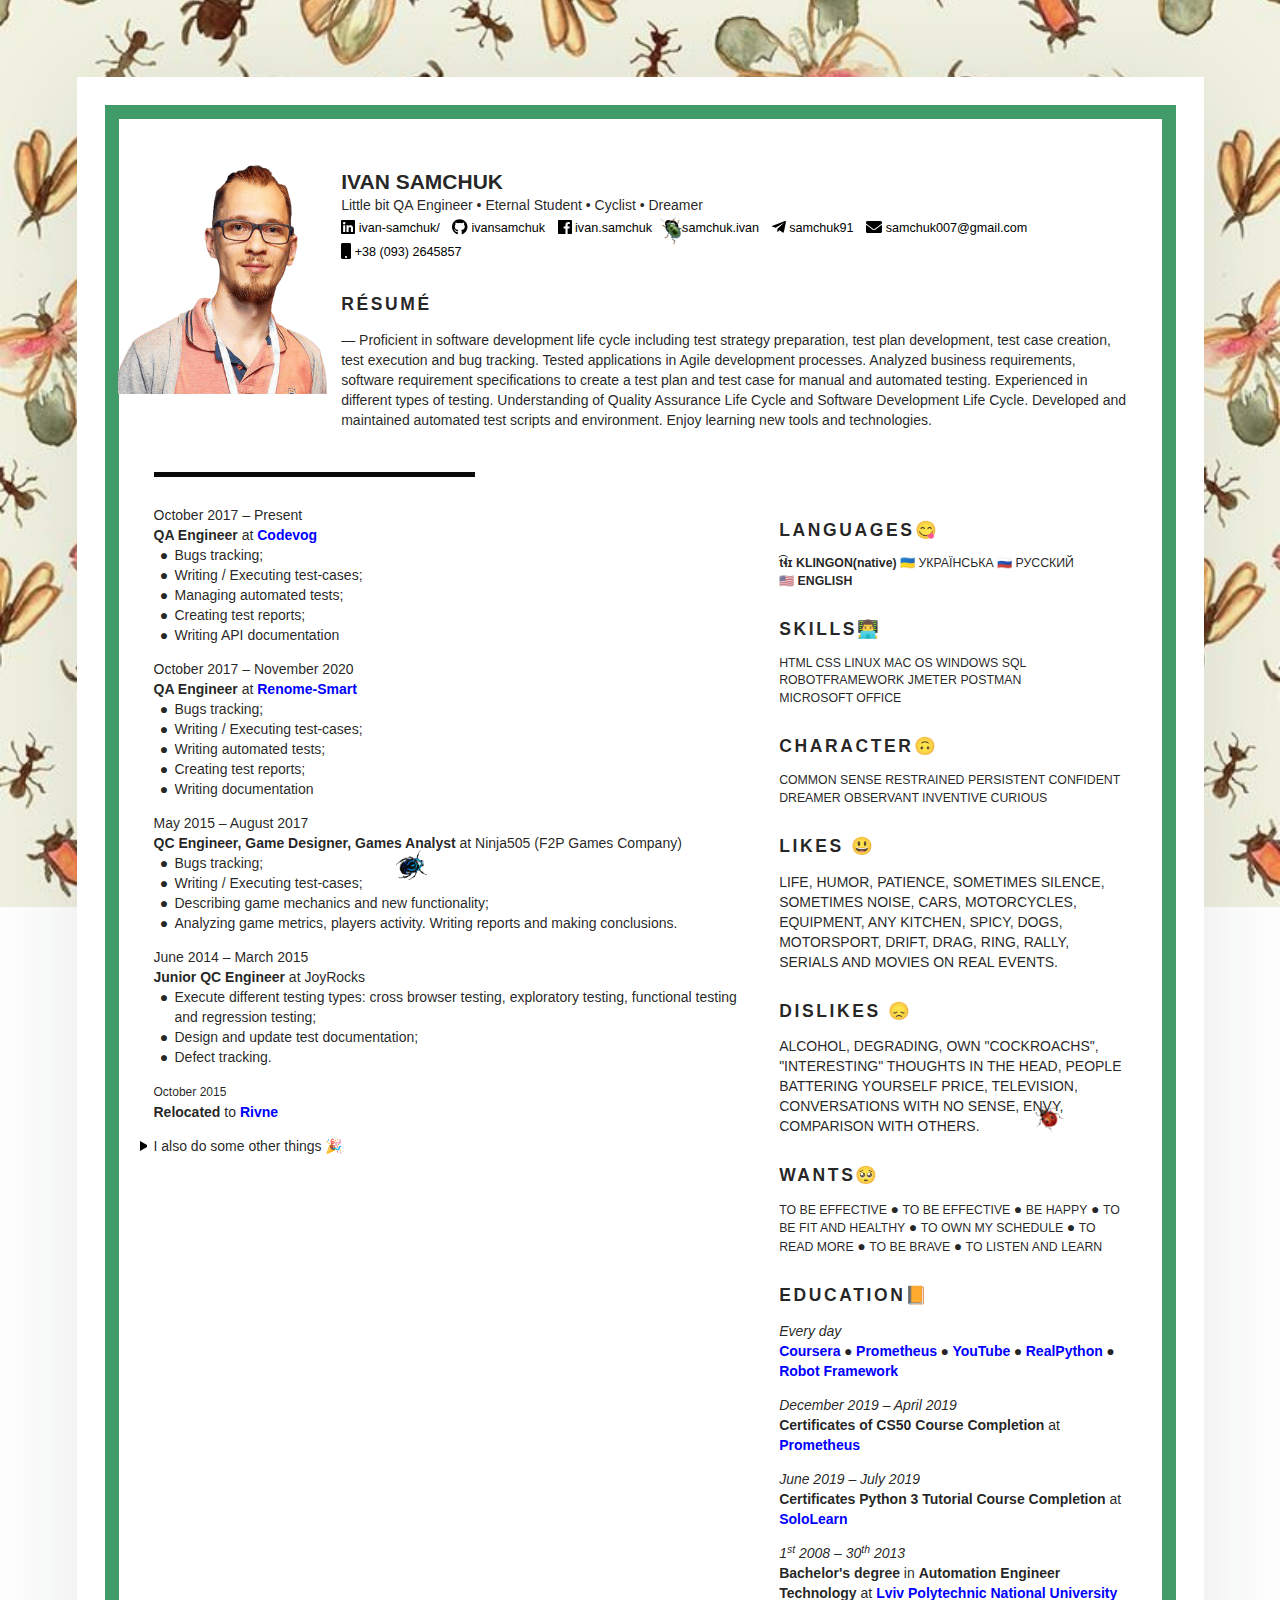
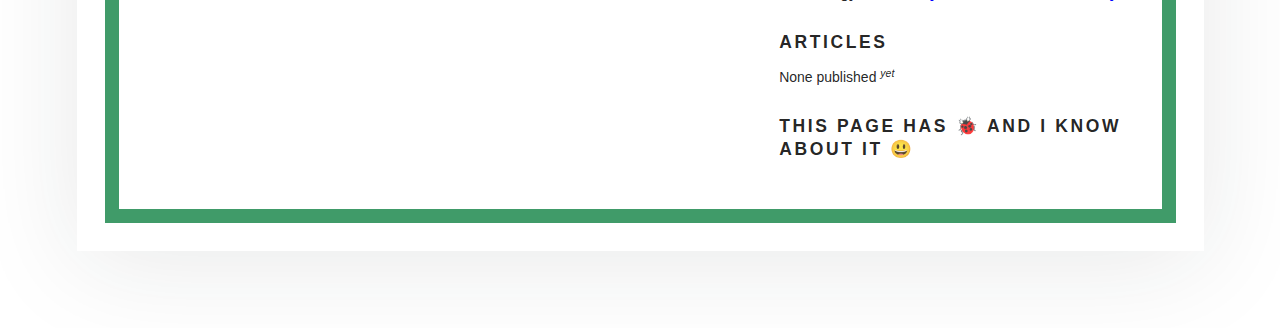
<file: index.html>
<!DOCTYPE html>
<html>
   <head>
      <meta charset="UTF-8" />
      <title>Ivan Samchuk Résumé</title>
      <link rel="stylesheet" href="assets/styles/base.css">
      <link rel="stylesheet" href="assets/styles/extended.css">
      <link rel="icon" href="assets/images/avatar.png" type="image/png" sizes="16x16">
      <meta name="description" content="My very own personal website.">
      <meta property="og:locale" content="en_US">
      <meta property="og:title" content="Ivan Samchuk &mdash; Résumé">
      <meta property="og:type" content="website">
      <meta property="og:url" content="https://ivansamchuk.github.io/homepage/">
   </head>
   <body>
      <main>
         <article>
            <div class="page" style="border-color: #409B69;">
               <div class="stackable grid">
                  <div class="row">
                     <div class="three wide center aligned column">
                        <div class="avatar-wrapper">
                           <img id="avatar" src="./assets/images/avatar.png" alt="Avatar" width="230" height="240">
                        </div>
                     </div>
                     <div class="thirteen wide column">
                        <div class="stackable grid">
                           <div class="sixteen wide column">
                              <h1 class="name">Ivan Samchuk</h1>
                              <div class="job">
                                 <p>Little bit QA Engineer • Eternal Student • Cyclist • Dreamer </p>
                              </div>
                              <ul class="contacts">
                                 <li>
                                    <a href="https://www.linkedin.com/in/ivan-samchuk-b583a994/" rel="author" class="linkedin">
                                       <svg class="icon" xmlns="http://www.w3.org/2000/svg" viewBox="0 0 448 512">
                                          <path d="M416 32H31.9C14.3 32 0 46.5 0 64.3v383.4C0 465.5 14.3 480 31.9 480H416c17.6 0 32-14.5 32-32.3V64.3c0-17.8-14.4-32.3-32-32.3zM135.4 416H69V202.2h66.5V416zm-33.2-243c-21.3 0-38.5-17.3-38.5-38.5S80.9 96 102.2 96c21.2 0 38.5 17.3 38.5 38.5 0 21.3-17.2 38.5-38.5 38.5zm282.1 243h-66.4V312c0-24.8-.5-56.7-34.5-56.7-34.6 0-39.9 27-39.9 54.9V416h-66.4V202.2h63.7v29.2h.9c8.9-16.8 30.6-34.5 62.9-34.5 67.2 0 79.7 44.3 79.7 101.9V416z"></path>
                                       </svg>
                                       <span>ivan-samchuk/</span>
                                    </a>
                                 </li>
                                 <li>
                                    <a href="https://github.com/ivansamchuk" rel="author" class="github">
                                       <svg class="icon" xmlns="http://www.w3.org/2000/svg" viewBox="0 0 496 512">
                                          <path d="M165.9 397.4c0 2-2.3 3.6-5.2 3.6-3.3.3-5.6-1.3-5.6-3.6 0-2 2.3-3.6 5.2-3.6 3-.3 5.6 1.3 5.6 3.6zm-31.1-4.5c-.7 2 1.3 4.3 4.3 4.9 2.6 1 5.6 0 6.2-2s-1.3-4.3-4.3-5.2c-2.6-.7-5.5.3-6.2 2.3zm44.2-1.7c-2.9.7-4.9 2.6-4.6 4.9.3 2 2.9 3.3 5.9 2.6 2.9-.7 4.9-2.6 4.6-4.6-.3-1.9-3-3.2-5.9-2.9zM244.8 8C106.1 8 0 113.3 0 252c0 110.9 69.8 205.8 169.5 239.2 12.8 2.3 17.3-5.6 17.3-12.1 0-6.2-.3-40.4-.3-61.4 0 0-70 15-84.7-29.8 0 0-11.4-29.1-27.8-36.6 0 0-22.9-15.7 1.6-15.4 0 0 24.9 2 38.6 25.8 21.9 38.6 58.6 27.5 72.9 20.9 2.3-16 8.8-27.1 16-33.7-55.9-6.2-112.3-14.3-112.3-110.5 0-27.5 7.6-41.3 23.6-58.9-2.6-6.5-11.1-33.3 2.6-67.9 20.9-6.5 69 27 69 27 20-5.6 41.5-8.5 62.8-8.5s42.8 2.9 62.8 8.5c0 0 48.1-33.6 69-27 13.7 34.7 5.2 61.4 2.6 67.9 16 17.7 25.8 31.5 25.8 58.9 0 96.5-58.9 104.2-114.8 110.5 9.2 7.9 17 22.9 17 46.4 0 33.7-.3 75.4-.3 83.6 0 6.5 4.6 14.4 17.3 12.1C428.2 457.8 496 362.9 496 252 496 113.3 383.5 8 244.8 8zM97.2 352.9c-1.3 1-1 3.3.7 5.2 1.6 1.6 3.9 2.3 5.2 1 1.3-1 1-3.3-.7-5.2-1.6-1.6-3.9-2.3-5.2-1zm-10.8-8.1c-.7 1.3.3 2.9 2.3 3.9 1.6 1 3.6.7 4.3-.7.7-1.3-.3-2.9-2.3-3.9-2-.6-3.6-.3-4.3.7zm32.4 35.6c-1.6 1.3-1 4.3 1.3 6.2 2.3 2.3 5.2 2.6 6.5 1 1.3-1.3.7-4.3-1.3-6.2-2.2-2.3-5.2-2.6-6.5-1zm-11.4-14.7c-1.6 1-1.6 3.6 0 5.9 1.6 2.3 4.3 3.3 5.6 2.3 1.6-1.3 1.6-3.9 0-6.2-1.4-2.3-4-3.3-5.6-2z"></path>
                                       </svg>
                                       <span>ivansamchuk</span>
                                    </a>
                                 </li>
                                 <li>
                                    <a href="https://www.fb.com/ivan.samchuk" rel="author" class="facebook">
                                       <svg class="icon" xmlns="http://www.w3.org/2000/svg" viewBox="0 0 448 512">
                                          <path d="M448 56.7v398.5c0 13.7-11.1 24.7-24.7 24.7H309.1V306.5h58.2l8.7-67.6h-67v-43.2c0-19.6 5.4-32.9 33.5-32.9h35.8v-60.5c-6.2-.8-27.4-2.7-52.2-2.7-51.6 0-87 31.5-87 89.4v49.9h-58.4v67.6h58.4V480H24.7C11.1 480 0 468.9 0 455.3V56.7C0 43.1 11.1 32 24.7 32h398.5c13.7 0 24.8 11.1 24.8 24.7z"></path>
                                       </svg>
                                       <span>ivan.samchuk</span>
                                    </a>
                                 </li>
                                 <li>
                                    <a href="skype:samchuk.ivan" rel="author" class="skype">
                                       <svg class="icon" xmlns="http://www.w3.org/2000/svg" viewBox="0 0 448 512">
                                          <path d="M424.7 299.8c2.9-14 4.7-28.9 4.7-43.8 0-113.5-91.9-205.3-205.3-205.3-14.9 0-29.7 1.7-43.8 4.7C161.3 40.7 137.7 32 112 32 50.2 32 0 82.2 0 144c0 25.7 8.7 49.3 23.3 68.2-2.9 14-4.7 28.9-4.7 43.8 0 113.5 91.9 205.3 205.3 205.3 14.9 0 29.7-1.7 43.8-4.7 19 14.6 42.6 23.3 68.2 23.3 61.8 0 112-50.2 112-112 .1-25.6-8.6-49.2-23.2-68.1zm-194.6 91.5c-65.6 0-120.5-29.2-120.5-65 0-16 9-30.6 29.5-30.6 31.2 0 34.1 44.9 88.1 44.9 25.7 0 42.3-11.4 42.3-26.3 0-18.7-16-21.6-42-28-62.5-15.4-117.8-22-117.8-87.2 0-59.2 58.6-81.1 109.1-81.1 55.1 0 110.8 21.9 110.8 55.4 0 16.9-11.4 31.8-30.3 31.8-28.3 0-29.2-33.5-75-33.5-25.7 0-42 7-42 22.5 0 19.8 20.8 21.8 69.1 33 41.4 9.3 90.7 26.8 90.7 77.6 0 59.1-57.1 86.5-112 86.5z"></path>
                                       </svg>
                                       <span>samchuk.ivan</span>
                                    </a>
                                 </li>
                                 <li>
                                    <a href="https://t.me/samchuk91" rel="author" class="telegram">
                                       <svg class="icon" xmlns="http://www.w3.org/2000/svg" viewBox="0 0 448 512">
                                          <path fill="currentColor" d="M446.7 98.6l-67.6 318.8c-5.1 22.5-18.4 28.1-37.3 17.5l-103-75.9-49.7 47.8c-5.5 5.5-10.1 10.1-20.7 10.1l7.4-104.9 190.9-172.5c8.3-7.4-1.8-11.5-12.9-4.1L117.8 284 16.2 252.2c-22.1-6.9-22.5-22.1 4.6-32.7L418.2 66.4c18.4-6.9 34.5 4.1 28.5 32.2z">
                                          </path>
                                       </svg>
                                       <span>samchuk91</span>
                                    </a>
                                 </li>
                                 <li>
                                    <a href="mailto:samchuk007@gmail.com" rel="author" class="mail">
                                       <svg class="icon" xmlns="http://www.w3.org/2000/svg" viewBox="0 0 512 512">
                                          <path d="M502.3 190.8c3.9-3.1 9.7-.2 9.7 4.7V400c0 26.5-21.5 48-48 48H48c-26.5 0-48-21.5-48-48V195.6c0-5 5.7-7.8 9.7-4.7 22.4 17.4 52.1 39.5 154.1 113.6 21.1 15.4 56.7 47.8 92.2 47.6 35.7.3 72-32.8 92.3-47.6 102-74.1 131.6-96.3 154-113.7zM256 320c23.2.4 56.6-29.2 73.4-41.4 132.7-96.3 142.8-104.7 173.4-128.7 5.8-4.5 9.2-11.5 9.2-18.9v-19c0-26.5-21.5-48-48-48H48C21.5 64 0 85.5 0 112v19c0 7.4 3.4 14.3 9.2 18.9 30.6 23.9 40.7 32.4 173.4 128.7 16.8 12.2 50.2 41.8 73.4 41.4z">
                                          </path>
                                       </svg>
                                       <span>samchuk007@gmail.com</span>
                                    </a>
                                 </li>
                                 <li>
                                    <a href="tel:+380932645857" rel="author" class="phone">
                                       <svg class="icon" xmlns="http://www.w3.org/2000/svg" viewBox="0 0 320 512">
                                          <path d="M272 0H48C21.5 0 0 21.5 0 48v416c0 26.5 21.5 48 48 48h224c26.5 0 48-21.5 48-48V48c0-26.5-21.5-48-48-48zM160 480c-17.7 0-32-14.3-32-32s14.3-32 32-32 32 14.3 32 32-14.3 32-32 32z"></path>
                                       </svg>
                                       <span>+38 (093) 2645857</span>
                                    </a>
                                 </li>
                                 <li>
                                    <a href="https://ivansamchuk.github.io/homepage/" rel="author" class="website">
                                       <svg class="icon" xmlns="http://www.w3.org/2000/svg" viewBox="0 0 496 512">
                                          <path fill="currentColor" d="M336.5 160C322 70.7 287.8 8 248 8s-74 62.7-88.5 152h177zM152 256c0 22.2 1.2 43.5 3.3 64h185.3c2.1-20.5 3.3-41.8 3.3-64s-1.2-43.5-3.3-64H155.3c-2.1 20.5-3.3 41.8-3.3 64zm324.7-96c-28.6-67.9-86.5-120.4-158-141.6 24.4 33.8 41.2 84.7 50 141.6h108zM177.2 18.4C105.8 39.6 47.8 92.1 19.3 160h108c8.7-56.9 25.5-107.8 49.9-141.6zM487.4 192H372.7c2.1 21 3.3 42.5 3.3 64s-1.2 43-3.3 64h114.6c5.5-20.5 8.6-41.8 8.6-64s-3.1-43.5-8.5-64zM120 256c0-21.5 1.2-43 3.3-64H8.6C3.2 212.5 0 233.8 0 256s3.2 43.5 8.6 64h114.6c-2-21-3.2-42.5-3.2-64zm39.5 96c14.5 89.3 48.7 152 88.5 152s74-62.7 88.5-152h-177zm159.3 141.6c71.4-21.2 129.4-73.7 158-141.6h-108c-8.8 56.9-25.6 107.8-50 141.6zM19.3 352c28.6 67.9 86.5 120.4 158 141.6-24.4-33.8-41.2-84.7-50-141.6h-108z"></path>
                                       </svg>
                                       <span>https://ivansamchuk.github.io/homepage/</span>
                                    </a>
                                 </li>
                              </ul>
                           </div>
                           <div class="sixteen wide mobile only column">
                              <div class="divider"></div>
                           </div>
                           <div class="sixteen wide column">
                              <h3>Résumé</h3>
                              <p>&mdash; Proficient in software development life cycle including test strategy preparation, test plan development, test case creation, test execution and bug tracking. Tested applications in Agile development processes. Analyzed business requirements, software requirement specifications to create a test plan and test case for manual and automated testing. Experienced in different types of testing. Understanding of Quality Assurance Life Cycle and Software Development Life Cycle. Developed and maintained automated test scripts and environment. Enjoy learning new tools and technologies. </p>
                           </div>
                        </div>
                     </div>
                  </div>
                  <div class="row">
                     <div class="sixteen wide column">
                        <div class="fat divider"></div>
                     </div>
                  </div>
                  <div class="row">
                     <div class="ten wide column">
                        <ul class="timeline">
                           <li>
                              <p>October 2017 – Present</p>
                              <p><strong>QA Engineer</strong> at <strong><a href="https://codevog.com/" rel="external">Codevog</a></strong></p>
                              <ul>
                                 <li>Bugs tracking;</li>
                                 <li>Writing / Executing test-cases;</li>
                                 <li>Managing automated tests;</li>
                                 <li>Creating test reports;</li>
                                 <li>Writing API documentation</li>
                              </ul>
                           </li>            
                           <li>
                              <p>October 2017 – November 2020</p>
                              <p><strong>QA Engineer</strong> at <strong><a href="https://renome-smart.com/en" rel="external">Renome-Smart</a></strong></p>
                              <ul>
                                 <li>Bugs tracking;</li>
                                 <li>Writing / Executing test-cases;</li>
                                 <li>Writing automated tests;</li>
                                 <li>Creating test reports;</li>
                                 <li>Writing documentation</li>
                              </ul>
                           </li>
                           <li>
                              <p>May 2015 – August 2017</p>
                              <p><strong>QC Engineer, Game Designer, Games Analyst</strong> at Ninja505 (F2P Games Company) </p>
                              <ul>
                                 <li>Bugs tracking;</li>
                                 <li>Writing / Executing test-cases;</li>
                                 <li>Describing game mechanics and new functionality;</li>
                                 <li>Analyzing game metrics, players activity. Writing reports and making conclusions.</li>
                              </ul>
                           </li>
                           <li>
                              <p>June 2014 – March 2015</p>
                              <p><strong>Junior QC Engineer</strong> at JoyRocks </p>
                              <ul>
                                 <li>Execute different testing types: cross browser testing, exploratory testing, functional testing and regression testing;</li>
                                 <li>Design and update test documentation;</li>
                                 <li>Defect tracking.</li>
                              </ul>
                           </li>
                           <li>
                              <p><small>October 2015</small></p>
                              <p><strong>Relocated</strong> to <strong><a href="https://www.wikiwand.com/en/Rivne" rel="external">Rivne</a></strong> <sup><em id="lviv-rent-months"></em></sup></p>
                           </li>
                           <li class="details">
                              <input type="checkbox" id="other">
                              <label for="other" class="summary">I also do some other things &#x1f389;</label>
                              <div>
                                 <ul>
                                    <li>I play video games with my teammates an friends</li>
                                    <li>try to coock healthful food</li>
                                    <li>learn something new</li>
                                    <li>travel near my city by bicycle</li>
                                    <li>from time to time have yoga lessons</li>
                                 </ul>
                              </div>
                           </li>
                        </ul>
                     </div>
                     <div class="six wide column">
                        <section>
                           <h3>Languages😋</h3>
                           <p class="tags small"> <span class="language" lang="kl">t͡ɬɪ KLINGON(native)</span> &#x1f1fa;&#x1f1e6; <span>УКРАЇНСЬКА</span> &#x1f1f7;&#x1f1fa; <span>РУССКИЙ</span> <span class="language" lang="en">&#x1f1fa;&#x1f1f8; ENGLISH</span></p>
                        </section>
                        <section>
                           <h3>Skills👨‍💻</h3>
                           <p class="tags small">HTML CSS LINUX MAC OS <span class="nowrap">WINDOWS</span> SQL ROBOTFRAMEWORK JMETER POSTMAN <span class="nowrap">MICROSOFT OFFICE</span></p>
                        </section>
                        <section>
                           <h3>Character🙃</h3>
                           <p class="tags small"> COMMON SENSE RESTRAINED PERSISTENT CONFIDENT DREAMER OBSERVANT INVENTIVE CURIOUS </p>
                        </section>
                        <section>
                           <h3>Likes 😃</h3>
                           <p class="custom-tags">
                              LIFE, HUMOR, PATIENCE, SOMETIMES SILENCE, SOMETIMES NOISE, CARS, MOTORCYCLES, EQUIPMENT, ANY KITCHEN, SPICY, DOGS, MOTORSPORT, DRIFT, DRAG, RING, RALLY, SERIALS AND MOVIES ON REAL EVENTS.
                           </p>
                        </section>
                        <section>
                           <h3>Dislikes 😞</h3>
                           <p class="custom-tags">
                              ALCOHOL, DEGRADING, OWN "COCKROACHS", "INTERESTING" THOUGHTS IN THE HEAD, PEOPLE BATTERING YOURSELF PRICE, TELEVISION, CONVERSATIONS WITH NO SENSE, ENVY, COMPARISON WITH OTHERS.
                              </p>
                        </section>
                        <section>
                           <h3>Wants&#x1f97a;</h3>
                           <p class="tags small bulleted"><span class="tag">TO BE EFFECTIVE</span><span class="tag">TO BE EFFECTIVE</span><span class="tag">BE HAPPY</span><span class="tag">TO BE FIT AND HEALTHY</span><span class="tag">TO OWN MY SCHEDULE</span><span class="tag">TO READ MORE</span><span class="tag">TO BE BRAVE</span><span class="tag">TO LISTEN AND LEARN</span></p>
                        </section>
                        <section>
                           <h3>Education📙</h3>
                           <ul class="timeline">
                              <li>
                                 <div><em>Every day</em></div>
                                 <p class="tags bulleted">
                                    <span class="tag"><a href="https://coursera.org/" rel="external"><strong>Coursera</strong></a></span><span class="tag"><a href="https://prometheus.org.ua/" rel="external"><strong>Prometheus</strong></a></span><span class="tag"><a href="https://youtube.com/" rel="external"><strong>YouTube</strong></a></span><span class="tag"><a href="https://realpython.com/" rel="external"><strong>RealPython</strong></a></span><span class="tag"><a href="https://robotframework.org/" rel="external"><strong>Robot Framework</strong></a></span>
                                 </p>
                              </li>
                              <li>
                                 <div><em>December 2019 &ndash; April 2019</em></div>
                                 <div><strong>Certificates of CS50 Course Completion</strong> at <a href="https://courses.prometheus.org.ua:18090/downloads/637fd4164d034ac48efc272f7dbc0a4f/Certificate.pdf" rel="external"><strong>Prometheus</strong></a></div>
                              </li>
                              <li>
                                 <div><em>June 2019 &ndash; July 2019</em></div>
                                 <div><strong>Certificates Python 3 Tutorial Course Completion</strong> at <a href="https://www.sololearn.com/Certificate/1073-100648/pdf/" rel="external"><strong>SoloLearn</strong></a></div>
                              </li>
                              <li>
                                 <div><em>1<sup>st</sup> 2008 &ndash; 30<sup>th</sup> 2013</em></div>
                                 <div><strong>Bachelor's degree</strong> in <strong>Automation Engineer Technology</strong> at <a href="https://lpnu.ua/" rel="external"><strong>Lviv Polytechnic National University</strong></a></div>
                              </li>
                           </ul>
                        </section>
                        <section>
                           <h3>Articles</h3>
                           <p>None published <sup><em>yet</em></sup></p>
                        </section>
                        <section>
                           <h3>This page has 🐞 and I know about it 😃</h3>
                        </section>
                        <div style="position:absolute;bottom:50%;right:20%;"><img alt="bug.png" src="assets/images/bug.png" width="31" height="30"></div>
                        <div style="position:absolute;bottom:120%;right:120%;"><img alt="bug.png" src="assets/images/bug2.png" width="31" height="30"></div>
                        <div style="position:absolute;bottom:70%;right:190%;"><img alt="bug.png" src="assets/images/bug3.png" width="31" height="30"></div>
                     </div>
                  </div>
               </div>
            </div>
         </article>
      </main>
      <footer>
         <div>
            Developed on base of <a href="https://github.com/binary-studio-academy/stage-2-how-developers-work">Information from BSA</a> and <a href="https://github.com/volodymyr-kushnir/volodymyrkushnir.com">Mr. Kushnir`s repositoty</a>.<br>
         </div>
      </footer>
   </body>
</html>
</file>
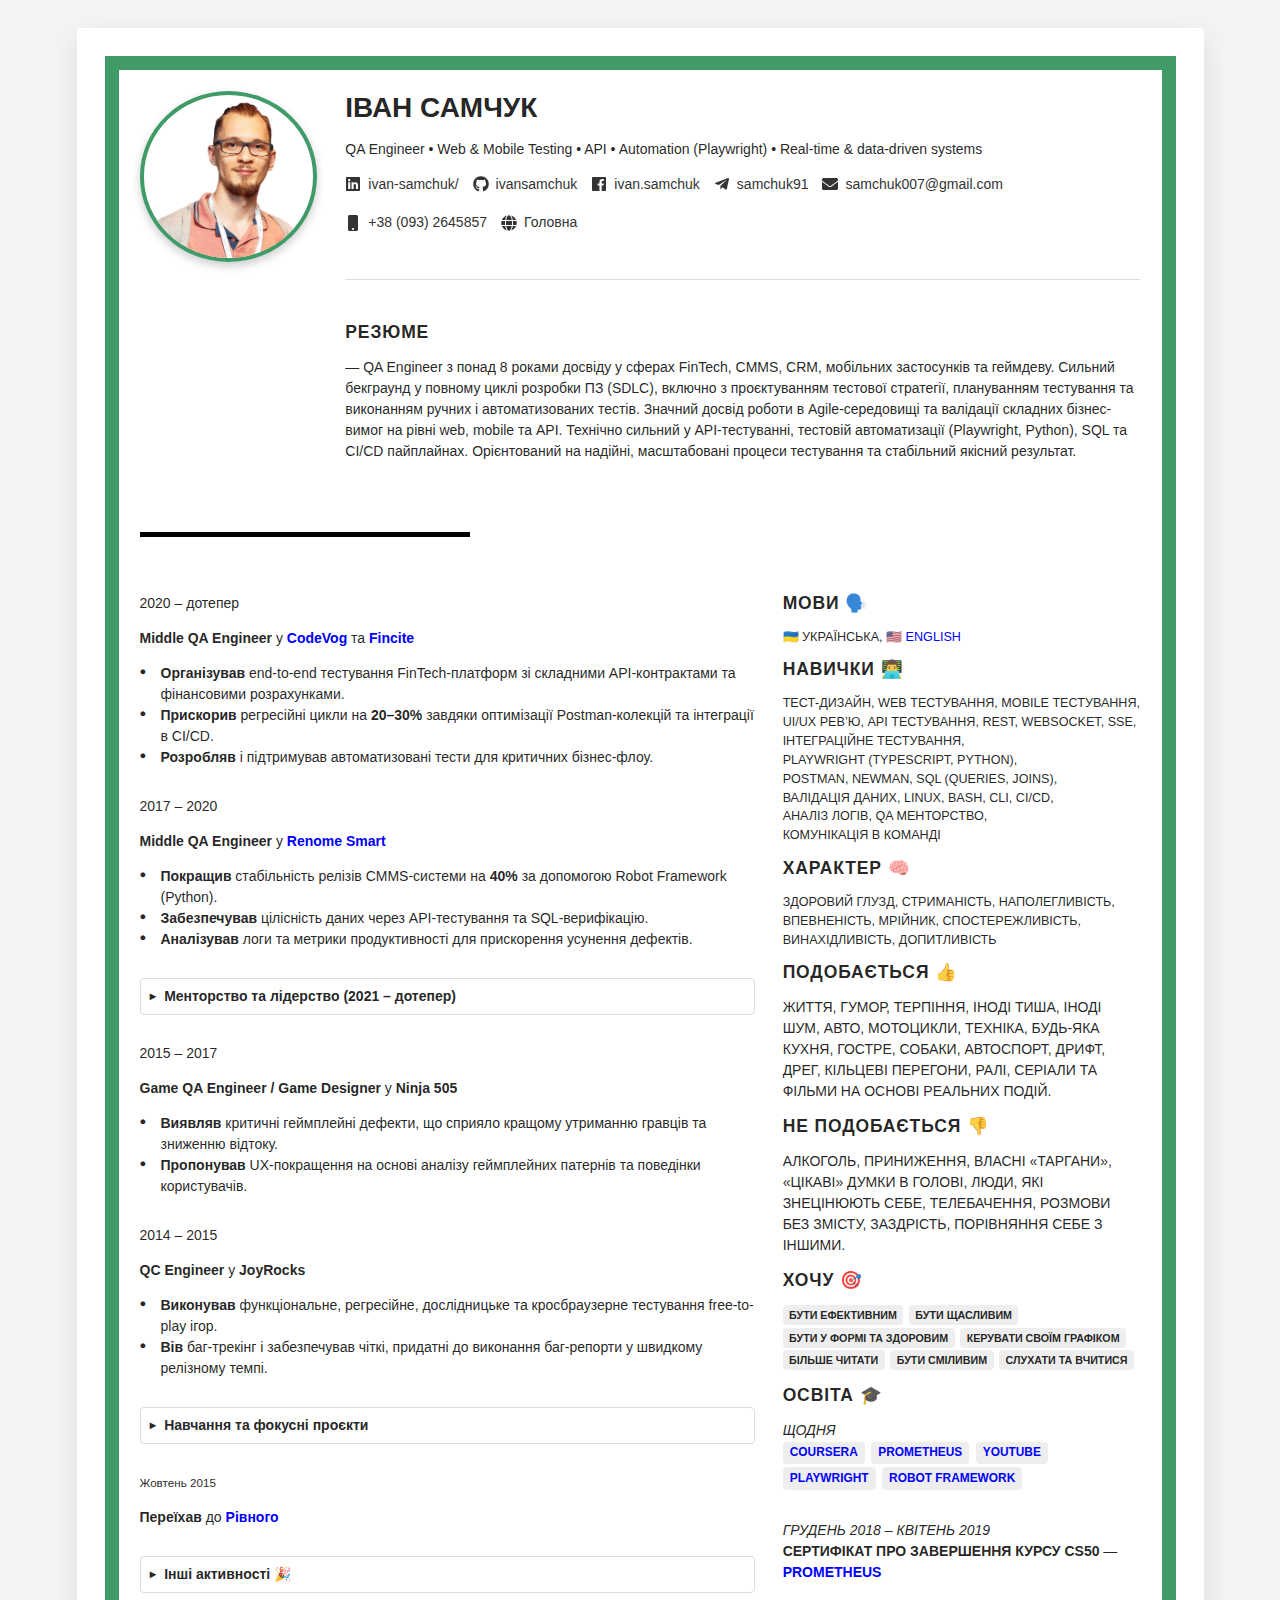
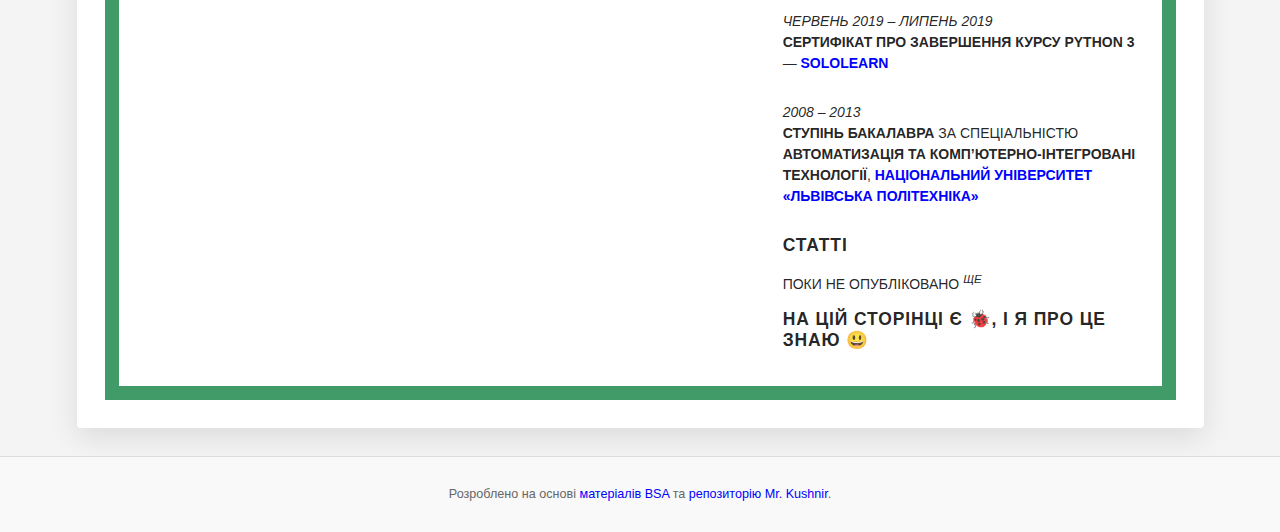
<file: uk-ua/index.html>
<!DOCTYPE html>
<html lang="uk">

<head>
   <meta charset="UTF-8" />
   <meta name="viewport" content="width=device-width, initial-scale=1">

   <title>Іван Самчук — Резюме</title>

   <link rel="stylesheet" href="../assets/styles/style.css">
   <link rel="alternate" hreflang="en" href="https://ivansamchuk.github.io/homepage/" />
   <link rel="alternate" hreflang="uk-UA" href="https://ivansamchuk.github.io/homepage/uk-ua/" />

   <link rel="icon" href="../assets/images/avatar.png" type="image/png" sizes="any">
   <meta name="description" content="Персональна сторінка та резюме Івана Самчука.">
   <meta property="og:locale" content="uk_UA">
   <meta property="og:title" content="Ivan Samchuk — Резюме">
   <meta property="og:type" content="website">
   <meta property="og:url" content="https://ivansamchuk.github.io/homepage/uk-ua/">
</head>

<body>
   <main>
      <article>
         <div class="page" style="border-color: #409B69;">
            <div class="stackable grid">
               <div class="row">
                  <div class="three wide center aligned column">
                     <div class="avatar-wrapper">
                        <img id="avatar" src="../assets/images/avatar.png" alt="Avatar" width="230" height="240">
                     </div>
                  </div>
                  <div class="thirteen wide column">
                     <div class="stackable grid">
                        <div class="sixteen wide column">
                           <h1 class="name">Іван Самчук</h1>
                           <div class="job">
                              <p>QA Engineer • Web & Mobile Testing • API • Automation (Playwright) • Real-time & data-driven systems</p>
                           </div>
                           <ul class="contacts">
                              <li>
                                 <a href="https://www.linkedin.com/in/ivan-samchuk-b583a994/" rel="author"
                                    class="linkedin">
                                    <svg class="icon" xmlns="http://www.w3.org/2000/svg" viewBox="0 0 448 512">
                                       <path
                                          d="M416 32H31.9C14.3 32 0 46.5 0 64.3v383.4C0 465.5 14.3 480 31.9 480H416c17.6 0 32-14.5 32-32.3V64.3c0-17.8-14.4-32.3-32-32.3zM135.4 416H69V202.2h66.5V416zm-33.2-243c-21.3 0-38.5-17.3-38.5-38.5S80.9 96 102.2 96c21.2 0 38.5 17.3 38.5 38.5 0 21.3-17.2 38.5-38.5 38.5zm282.1 243h-66.4V312c0-24.8-.5-56.7-34.5-56.7-34.6 0-39.9 27-39.9 54.9V416h-66.4V202.2h63.7v29.2h.9c8.9-16.8 30.6-34.5 62.9-34.5 67.2 0 79.7 44.3 79.7 101.9V416z">
                                       </path>
                                    </svg>
                                    <span>ivan-samchuk/</span>
                                 </a>
                              </li>
                              <li>
                                 <a href="https://github.com/ivansamchuk" rel="author" class="github">
                                    <svg class="icon" xmlns="http://www.w3.org/2000/svg" viewBox="0 0 496 512">
                                       <path
                                          d="M165.9 397.4c0 2-2.3 3.6-5.2 3.6-3.3.3-5.6-1.3-5.6-3.6 0-2 2.3-3.6 5.2-3.6 3-.3 5.6 1.3 5.6 3.6zm-31.1-4.5c-.7 2 1.3 4.3 4.3 4.9 2.6 1 5.6 0 6.2-2s-1.3-4.3-4.3-5.2c-2.6-.7-5.5.3-6.2 2.3zm44.2-1.7c-2.9.7-4.9 2.6-4.6 4.9.3 2 2.9 3.3 5.9 2.6 2.9-.7 4.9-2.6 4.6-4.6-.3-1.9-3-3.2-5.9-2.9zM244.8 8C106.1 8 0 113.3 0 252c0 110.9 69.8 205.8 169.5 239.2 12.8 2.3 17.3-5.6 17.3-12.1 0-6.2-.3-40.4-.3-61.4 0 0-70 15-84.7-29.8 0 0-11.4-29.1-27.8-36.6 0 0-22.9-15.7 1.6-15.4 0 0 24.9 2 38.6 25.8 21.9 38.6 58.6 27.5 72.9 20.9 2.3-16 8.8-27.1 16-33.7-55.9-6.2-112.3-14.3-112.3-110.5 0-27.5 7.6-41.3 23.6-58.9-2.6-6.5-11.1-33.3 2.6-67.9 20.9-6.5 69 27 69 27 20-5.6 41.5-8.5 62.8-8.5s42.8 2.9 62.8 8.5c0 0 48.1-33.6 69-27 13.7 34.7 5.2 61.4 2.6 67.9 16 17.7 25.8 31.5 25.8 58.9 0 96.5-58.9 104.2-114.8 110.5 9.2 7.9 17 22.9 17 46.4 0 33.7-.3 75.4-.3 83.6 0 6.5 4.6 14.4 17.3 12.1C428.2 457.8 496 362.9 496 252 496 113.3 383.5 8 244.8 8zM97.2 352.9c-1.3 1-1 3.3.7 5.2 1.6 1.6 3.9 2.3 5.2 1 1.3-1 1-3.3-.7-5.2-1.6-1.6-3.9-2.3-5.2-1zm-10.8-8.1c-.7 1.3.3 2.9 2.3 3.9 1.6 1 3.6.7 4.3-.7.7-1.3-.3-2.9-2.3-3.9-2-.6-3.6-.3-4.3.7zm32.4 35.6c-1.6 1.3-1 4.3 1.3 6.2 2.3 2.3 5.2 2.6 6.5 1 1.3-1.3.7-4.3-1.3-6.2-2.2-2.3-5.2-2.6-6.5-1zm-11.4-14.7c-1.6 1-1.6 3.6 0 5.9 1.6 2.3 4.3 3.3 5.6 2.3 1.6-1.3 1.6-3.9 0-6.2-1.4-2.3-4-3.3-5.6-2z">
                                       </path>
                                    </svg>
                                    <span>ivansamchuk</span>
                                 </a>
                              </li>
                              <li>
                                 <a href="https://www.fb.com/ivan.samchuk" rel="author" class="facebook">
                                    <svg class="icon" xmlns="http://www.w3.org/2000/svg" viewBox="0 0 448 512">
                                       <path
                                          d="M448 56.7v398.5c0 13.7-11.1 24.7-24.7 24.7H309.1V306.5h58.2l8.7-67.6h-67v-43.2c0-19.6 5.4-32.9 33.5-32.9h35.8v-60.5c-6.2-.8-27.4-2.7-52.2-2.7-51.6 0-87 31.5-87 89.4v49.9h-58.4v67.6h58.4V480H24.7C11.1 480 0 468.9 0 455.3V56.7C0 43.1 11.1 32 24.7 32h398.5c13.7 0 24.8 11.1 24.8 24.7z">
                                       </path>
                                    </svg>
                                    <span>ivan.samchuk</span>
                                 </a>
                              </li>
                              <li>
                                 <a href="https://t.me/samchuk91" rel="author" class="telegram">
                                    <svg class="icon" xmlns="http://www.w3.org/2000/svg" viewBox="0 0 448 512">
                                       <path fill="currentColor"
                                          d="M446.7 98.6l-67.6 318.8c-5.1 22.5-18.4 28.1-37.3 17.5l-103-75.9-49.7 47.8c-5.5 5.5-10.1 10.1-20.7 10.1l7.4-104.9 190.9-172.5c8.3-7.4-1.8-11.5-12.9-4.1L117.8 284 16.2 252.2c-22.1-6.9-22.5-22.1 4.6-32.7L418.2 66.4c18.4-6.9 34.5 4.1 28.5 32.2z">
                                       </path>
                                    </svg>
                                    <span>samchuk91</span>
                                 </a>
                              </li>
                              <li>
                                 <a href="mailto:samchuk007@gmail.com" rel="author" class="mail">
                                    <svg class="icon" xmlns="http://www.w3.org/2000/svg" viewBox="0 0 512 512">
                                       <path
                                          d="M502.3 190.8c3.9-3.1 9.7-.2 9.7 4.7V400c0 26.5-21.5 48-48 48H48c-26.5 0-48-21.5-48-48V195.6c0-5 5.7-7.8 9.7-4.7 22.4 17.4 52.1 39.5 154.1 113.6 21.1 15.4 56.7 47.8 92.2 47.6 35.7.3 72-32.8 92.3-47.6 102-74.1 131.6-96.3 154-113.7zM256 320c23.2.4 56.6-29.2 73.4-41.4 132.7-96.3 142.8-104.7 173.4-128.7 5.8-4.5 9.2-11.5 9.2-18.9v-19c0-26.5-21.5-48-48-48H48C21.5 64 0 85.5 0 112v19c0 7.4 3.4 14.3 9.2 18.9 30.6 23.9 40.7 32.4 173.4 128.7 16.8 12.2 50.2 41.8 73.4 41.4z">
                                       </path>
                                    </svg>
                                    <span>samchuk007@gmail.com</span>
                                 </a>
                              </li>
                              <li>
                                 <a href="tel:+380932645857" rel="author" class="phone">
                                    <svg class="icon" xmlns="http://www.w3.org/2000/svg" viewBox="0 0 320 512">
                                       <path
                                          d="M272 0H48C21.5 0 0 21.5 0 48v416c0 26.5 21.5 48 48 48h224c26.5 0 48-21.5 48-48V48c0-26.5-21.5-48-48-48zM160 480c-17.7 0-32-14.3-32-32s14.3-32 32-32 32 14.3 32 32-14.3 32-32 32z">
                                       </path>
                                    </svg>
                                    <span>+38 (093) 2645857</span>
                                 </a>
                              </li>
                              <li>
                                 <a href="https://ivansamchuk.github.io/homepage/" rel="author" class="website">
                                    <svg class="icon" xmlns="http://www.w3.org/2000/svg" viewBox="0 0 496 512">
                                       <path fill="currentColor"
                                          d="M336.5 160C322 70.7 287.8 8 248 8s-74 62.7-88.5 152h177zM152 256c0 22.2 1.2 43.5 3.3 64h185.3c2.1-20.5 3.3-41.8 3.3-64s-1.2-43.5-3.3-64H155.3c-2.1 20.5-3.3 41.8-3.3 64zm324.7-96c-28.6-67.9-86.5-120.4-158-141.6 24.4 33.8 41.2 84.7 50 141.6h108zM177.2 18.4C105.8 39.6 47.8 92.1 19.3 160h108c8.7-56.9 25.5-107.8 49.9-141.6zM487.4 192H372.7c2.1 21 3.3 42.5 3.3 64s-1.2 43-3.3 64h114.6c5.5-20.5 8.6-41.8 8.6-64s-3.1-43.5-8.5-64zM120 256c0-21.5 1.2-43 3.3-64H8.6C3.2 212.5 0 233.8 0 256s3.2 43.5 8.6 64h114.6c-2-21-3.2-42.5-3.2-64zm39.5 96c14.5 89.3 48.7 152 88.5 152s74-62.7 88.5-152h-177zm159.3 141.6c71.4-21.2 129.4-73.7 158-141.6h-108c-8.8 56.9-25.6 107.8-50 141.6zM19.3 352c28.6 67.9 86.5 120.4 158 141.6-24.4-33.8-41.2-84.7-50-141.6h-108z">
                                       </path>
                                    </svg>
                                    <span>Головна</span>
                                 </a>
                              </li>
                           </ul>
                        </div>

                        <div class="sixteen wide mobile only column">
                           <div class="divider"></div>
                        </div>

                        <div class="sixteen wide column">
                           <h3>Резюме</h3>
                           <p>
                              &mdash; QA Engineer з понад 8 роками досвіду у сферах FinTech, CMMS, CRM, мобільних застосунків
                              та геймдеву. Сильний бекграунд у повному циклі розробки ПЗ (SDLC), включно з проєктуванням
                              тестової стратегії, плануванням тестування та виконанням ручних і автоматизованих тестів.
                              Значний досвід роботи в Agile-середовищі та валідації складних бізнес-вимог на рівні web,
                              mobile та API. Технічно сильний у API-тестуванні, тестовій автоматизації (Playwright, Python),
                              SQL та CI/CD пайплайнах. Орієнтований на надійні, масштабовані процеси тестування та
                              стабільний якісний результат.
                           </p>
                        </div>
                     </div>
                  </div>
               </div>

               <div class="row">
                  <div class="sixteen wide column">
                     <div class="fat divider"></div>
                  </div>
               </div>

               <div class="row">
                  <div class="ten wide column">
                     <ul class="timeline">

                        <li>
                           <p>2020 – дотепер</p>
                           <p>
                              <strong>Middle QA Engineer</strong> у
                              <strong>
                                 <a href="https://codevog.com/" target="_blank" rel="noopener noreferrer">CodeVog</a>
                              </strong>
                              та
                              <strong>
                                 <a href="https://www.fincite.de/" target="_blank" rel="noopener noreferrer">Fincite</a>
                              </strong>
                           </p>
                           <ul>
                              <li><strong>Організував</strong> end-to-end тестування FinTech-платформ зі складними API-контрактами та фінансовими розрахунками.</li>
                              <li><strong>Прискорив</strong> регресійні цикли на <strong>20–30%</strong> завдяки оптимізації Postman-колекцій та інтеграції в CI/CD.</li>
                              <li><strong>Розробляв</strong> і підтримував автоматизовані тести для критичних бізнес-флоу.</li>
                           </ul>
                        </li>

                        <li>
                           <p>2017 – 2020</p>
                           <p>
                              <strong>Middle QA Engineer</strong> у
                              <strong>
                                 <a href="https://renome-smart.com/en" target="_blank" rel="noopener noreferrer">Renome Smart</a>
                              </strong>
                           </p>
                           <ul>
                              <li><strong>Покращив</strong> стабільність релізів CMMS-системи на <strong>40%</strong> за допомогою Robot Framework (Python).</li>
                              <li><strong>Забезпечував</strong> цілісність даних через API-тестування та SQL-верифікацію.</li>
                              <li><strong>Аналізував</strong> логи та метрики продуктивності для прискорення усунення дефектів.</li>
                           </ul>
                        </li>

                        <li>
                           <details>
                              <summary>Менторство та лідерство (2021 – дотепер)</summary>
                              <p>
                                 <strong>Викладач курсу QA Manual Testing</strong> у
                                 <strong>
                                    <a href="https://beetroot.academy/" target="_blank" rel="noopener noreferrer">
                                       Beetroot Academy
                                    </a>
                                 </strong>
                              </p>

                              <ul>
                                 <li><strong>Навчав</strong> студентів через практичні QA-сесії та структуровані навчальні матеріали.</li>
                              </ul>
                           </details>
                        </li>

                        <li>
                           <p>2015 – 2017</p>
                           <p><strong>Game QA Engineer / Game Designer</strong> у <strong>Ninja 505</strong></p>
                           <ul>
                              <li><strong>Виявляв</strong> критичні геймплейні дефекти, що сприяло кращому утриманню гравців та зниженню відтоку.</li>
                              <li><strong>Пропонував</strong> UX-покращення на основі аналізу геймплейних патернів та поведінки користувачів.</li>
                           </ul>
                        </li>

                        <li>
                           <p>2014 – 2015</p>
                           <p><strong>QC Engineer</strong> у <strong>JoyRocks</strong></p>
                           <ul>
                              <li><strong>Виконував</strong> функціональне, регресійне, дослідницьке та кросбраузерне тестування free-to-play ігор.</li>
                              <li><strong>Вів</strong> баг-трекінг і забезпечував чіткі, придатні до виконання баг-репорти у швидкому релізному темпі.</li>
                           </ul>
                        </li>

                        <li>
                           <details>
                              <summary>Навчання та фокусні проєкти</summary>
                              <p>
                                 <strong>QA Engineer (стажування)</strong> —
                                 <strong>
                                    <a href="https://academy.binary-studio.com/" target="_blank" rel="noopener noreferrer">
                                       Binary Studio Academy
                                    </a>
                                 </strong>
                                 (2020)
                              </p>
                              <ul>
                                 <li><strong>Знаходив</strong> та усував невідповідності API-відповідей між фронтендом і бекендом.</li>
                                 <li><strong>Збільшив</strong> тестове покриття на <strong>35%</strong> завдяки структурованим тест-кейсам і API-тестуванню.</li>
                              </ul>
                           </details>
                        </li>

                        <li>
                           <p><small>Жовтень 2015</small></p>
                           <p>
                              <strong>Переїхав</strong> до
                              <strong>
                                 <a href="https://www.wikiwand.com/en/Rivne" target="_blank" rel="noopener noreferrer">Рівного</a>
                              </strong>
                           </p>
                        </li>

                        <li>
                           <details>
                              <summary>Інші активності 🎉</summary>
                              <ul>
                                 <li>Граю у відеоігри з друзями</li>
                                 <li>Готую корисну їжу</li>
                                 <li>Постійно вчуся новому</li>
                                 <li>Катаюся на велосипеді біля свого міста</li>
                                 <li>Час від часу практикую йогу</li>
                              </ul>
                           </details>
                        </li>

                     </ul>

                  </div>

                  <div class="six wide column">

                     <section>
                        <h3>МОВИ 🗣️</h3>
                        <p class="tags small">
                           <span class="language" lang="uk">🇺🇦 УКРАЇНСЬКА</span>,
                           <a href="../" lang="en" hreflang="en">
                              &#x1f1fa;&#x1f1f8; ENGLISH
                           </a>
                        </p>
                     </section>

                     <section>
                        <h3>НАВИЧКИ 👨‍💻</h3>
                        <p class="tags small">
                           <span class="nowrap">ТЕСТ-ДИЗАЙН</span>,
                           <span class="nowrap">WEB ТЕСТУВАННЯ</span>,
                           <span class="nowrap">MOBILE ТЕСТУВАННЯ</span>,
                           <span class="nowrap">UI/UX РЕВ’Ю</span>,
                           <span class="nowrap">API ТЕСТУВАННЯ</span>,
                           <span class="nowrap">REST, WEBSOCKET, SSE</span>,
                           <span class="nowrap">ІНТЕГРАЦІЙНЕ ТЕСТУВАННЯ</span>,
                           <span class="nowrap">PLAYWRIGHT (TYPESCRIPT, PYTHON)</span>,
                           <span class="nowrap">POSTMAN, NEWMAN</span>,
                           <span class="nowrap">SQL (QUERIES, JOINS)</span>,
                           <span class="nowrap">ВАЛІДАЦІЯ ДАНИХ</span>,
                           <span class="nowrap">LINUX, BASH, CLI</span>,
                           <span class="nowrap">CI/CD</span>,
                           <span class="nowrap">АНАЛІЗ ЛОГІВ</span>,
                           <span class="nowrap">QA МЕНТОРСТВО</span>,
                           <span class="nowrap">КОМУНІКАЦІЯ В КОМАНДІ</span>
                        </p>
                     </section>

                     <section>
                        <h3>ХАРАКТЕР 🧠</h3>
                        <p class="tags small">
                           ЗДОРОВИЙ ГЛУЗД, СТРИМАНІСТЬ, НАПОЛЕГЛИВІСТЬ, ВПЕВНЕНІСТЬ, МРІЙНИК,
                           СПОСТЕРЕЖЛИВІСТЬ, ВИНАХІДЛИВІСТЬ, ДОПИТЛИВІСТЬ
                        </p>
                     </section>

                     <section>
                        <h3>ПОДОБАЄТЬСЯ 👍</h3>
                        <p class="custom-tags">
                           ЖИТТЯ, ГУМОР, ТЕРПІННЯ, ІНОДІ ТИША, ІНОДІ ШУМ,
                           АВТО, МОТОЦИКЛИ, ТЕХНІКА, БУДЬ-ЯКА КУХНЯ, ГОСТРЕ,
                           СОБАКИ, АВТОСПОРТ, ДРИФТ, ДРЕГ, КІЛЬЦЕВІ ПЕРЕГОНИ, РАЛІ,
                           СЕРІАЛИ ТА ФІЛЬМИ НА ОСНОВІ РЕАЛЬНИХ ПОДІЙ.
                        </p>
                     </section>

                     <section>
                        <h3>НЕ ПОДОБАЄТЬСЯ 👎</h3>
                        <p class="custom-tags">
                           АЛКОГОЛЬ, ПРИНИЖЕННЯ, ВЛАСНІ «ТАРГАНИ», «ЦІКАВІ» ДУМКИ В ГОЛОВІ,
                           ЛЮДИ, ЯКІ ЗНЕЦІНЮЮТЬ СЕБЕ,
                           ТЕЛЕБАЧЕННЯ, РОЗМОВИ БЕЗ ЗМІСТУ,
                           ЗАЗДРІСТЬ, ПОРІВНЯННЯ СЕБЕ З ІНШИМИ.
                        </p>
                     </section>

                     <section>
                        <h3>ХОЧУ 🎯</h3>
                        <p class="tags small bulleted">
                           <span class="tag">БУТИ ЕФЕКТИВНИМ</span>
                           <span class="tag">БУТИ ЩАСЛИВИМ</span>
                           <span class="tag">БУТИ У ФОРМІ ТА ЗДОРОВИМ</span>
                           <span class="tag">КЕРУВАТИ СВОЇМ ГРАФІКОМ</span>
                           <span class="tag">БІЛЬШЕ ЧИТАТИ</span>
                           <span class="tag">БУТИ СМІЛИВИМ</span>
                           <span class="tag">СЛУХАТИ ТА ВЧИТИСЯ</span>
                        </p>
                     </section>

                     <section>
                        <h3>ОСВІТА 🎓</h3>
                        <ul class="timeline">
                           <li>
                              <div><em>ЩОДНЯ</em></div>
                              <p class="tags bulleted">
                                 <span class="tag">
                                    <a href="https://coursera.org/" target="_blank" rel="noopener noreferrer">
                                       <strong>COURSERA</strong>
                                    </a>
                                 </span>
                                 <span class="tag">
                                    <a href="https://prometheus.org.ua/" target="_blank" rel="noopener noreferrer">
                                       <strong>PROMETHEUS</strong>
                                    </a>
                                 </span>
                                 <span class="tag">
                                    <a href="https://youtube.com/" target="_blank" rel="noopener noreferrer">
                                       <strong>YOUTUBE</strong>
                                    </a>
                                 </span>
                                 <span class="tag">
                                    <a href="https://playwright.dev/" target="_blank" rel="noopener noreferrer">
                                       <strong>PLAYWRIGHT</strong>
                                    </a>
                                 </span>
                                 <span class="tag">
                                    <a href="https://robotframework.org/" target="_blank" rel="noopener noreferrer">
                                       <strong>ROBOT FRAMEWORK</strong>
                                    </a>
                                 </span>
                              </p>
                           </li>

                           <li>
                              <div><em>ГРУДЕНЬ 2018 – КВІТЕНЬ 2019</em></div>
                              <div>
                                 <strong>СЕРТИФІКАТ ПРО ЗАВЕРШЕННЯ КУРСУ CS50</strong> —
                                 <a href="https://courses.prometheus.org.ua:18090/downloads/637fd4164d034ac48efc272f7dbc0a4f/Certificate.pdf"
                                    target="_blank" rel="noopener noreferrer">
                                    <strong>PROMETHEUS</strong>
                                 </a>
                              </div>
                           </li>

                           <li>
                              <div><em>ЧЕРВЕНЬ 2019 – ЛИПЕНЬ 2019</em></div>
                              <div>
                                 <strong>СЕРТИФІКАТ ПРО ЗАВЕРШЕННЯ КУРСУ PYTHON 3</strong> —
                                 <a href="https://www.sololearn.com/Certificate/1073-100648/pdf/" target="_blank"
                                    rel="noopener noreferrer">
                                    <strong>SOLOLEARN</strong>
                                 </a>
                              </div>
                           </li>

                           <li>
                              <div><em>2008 – 2013</em></div>
                              <div>
                                 <strong>СТУПІНЬ БАКАЛАВРА</strong> ЗА СПЕЦІАЛЬНІСТЮ
                                 <strong>АВТОМАТИЗАЦІЯ ТА КОМП’ЮТЕРНО-ІНТЕГРОВАНІ ТЕХНОЛОГІЇ</strong>,
                                 <a href="https://lpnu.ua/" target="_blank" rel="noopener noreferrer">
                                    <strong>НАЦІОНАЛЬНИЙ УНІВЕРСИТЕТ «ЛЬВІВСЬКА ПОЛІТЕХНІКА»</strong>
                                 </a>
                              </div>
                           </li>
                        </ul>
                     </section>

                     <section>
                        <h3>СТАТТІ</h3>
                        <p>ПОКИ НЕ ОПУБЛІКОВАНО <sup><em>ЩЕ</em></sup></p>
                     </section>

                     <section>
                        <h3>НА ЦІЙ СТОРІНЦІ Є 🐞, І Я ПРО ЦЕ ЗНАЮ 😃</h3>
                     </section>

                  </div>

               </div>
            </div>
         </div>
      </article>
   </main>

   <footer>
      <div>
         Розроблено на основі <a href="https://github.com/binary-studio-academy/stage-2-how-developers-work">матеріалів BSA</a>
         та <a href="https://github.com/volodymyr-kushnir/volodymyrkushnir.com">репозиторію Mr. Kushnir</a>.<br>
      </div>
   </footer>
      <div class="bug-message">
      Вітаю, ви знайшли БАГ -> 🐞
   </div>
   <script>
      const bugMessage = document.querySelector('.bug-message');
      let lastScrollY = window.scrollY;
      let bugVisible = false;

      function checkScroll() {
         const currentScrollY = window.scrollY;

         // 1. Умова для ПОКАЗУ (досягнуто кінця сторінки)
         // Поріг для кінця сторінки (наприклад, останні 100px)
         const scrollThreshold = document.body.offsetHeight - window.innerHeight - 100;

         if (currentScrollY >= scrollThreshold && !bugVisible) {
            // Користувач досяг кінця
            bugMessage.classList.add('bug-found');
            bugVisible = true;
         }

         // 2. Умова для ПРИХОВУВАННЯ
         // Перевіряємо, чи повідомлення видно І користувач почав скролити вгору
         else if (bugVisible && currentScrollY < lastScrollY && currentScrollY < scrollThreshold) {
            // Користувач скролить угору, і він більше не на порозі кінця сторінки
            bugMessage.classList.remove('bug-found');
            bugVisible = false;
         }

         lastScrollY = currentScrollY;
      }

      // Запускаємо перевірку при скролі
      window.addEventListener('scroll', checkScroll);

      // Запускаємо перевірку один раз при завантаженні (на випадок, якщо сторінка коротка)
      checkScroll();
   </script>
</body>

</html>
</file>
<file: assets/styles/base.css>
::-moz-selection {
  background: yellow;
}
::selection {
  background: yellow;
}
*,
*:before,
*:after {
  box-sizing: inherit;
}
html {
  font-size: 14px;
  -webkit-text-size-adjust: 100%;
  text-size-adjust: 100%;
  box-sizing: border-box;
}
html,
body {
  margin: 0;
  line-height: 1.4285em;
  color: rgba(0, 0, 0, 0.87);
}
body {
  font-family: -apple-system, BlinkMacSystemFont, "Segoe UI", Roboto,
    Oxygen-Sans, Ubuntu, Cantarell, "Helvetica Neue", sans-serif;
}
h1,
h2,
h3,
h4,
h5 {
  line-height: 1.28571429em;
  margin: 0 0 1rem 0;
  font-weight: bold;
  padding: 0;
}
h1:last-child,
h2:last-child,
h3:last-child,
h4:last-child,
h5:last-child {
  margin-bottom: 0;
}
h1,
h2,
h3 {
  text-transform: uppercase;
}
h1 {
  font-weight: 900;
  font-size: 1.5rem;
  margin-bottom: 0;
}
h2 {
  font-weight: 900;
  font-size: 3rem;
  letter-spacing: 0.25em;
}
h2 + p {
  font-weight: 300;
  font-size: 1.5rem;
  margin-bottom: 0.25em;
}
h3 {
  font-weight: 700;
  font-size: 1.25rem;
  letter-spacing: 0.15em;
}
h4 {
  font-size: 1.125rem;
}
h5 {
  font-size: 1rem;
}
h6 {
  font-size: 0.75rem;
  letter-spacing: 0.15em;
  text-transform: uppercase;
  margin: 0 0 1em 0;
}
section {
  padding: 1em 0;
}
p {
  margin: 0 0 1em;
  line-height: 1.4285em;
}
p:first-child {
  margin-top: 0;
}
p:last-child {
  margin-bottom: 0;
}
strong {
  font-weight: 600;
}
small {
  font-size: 86%;
}
ul,
ol {
  list-style: none outside none;
  padding-left: 1.5em;
  margin: 0;
}
ol {
  counter-reset: ol-counter;
}
li {
  list-style: none outside none;
}
ul > li:before {
  content: "●";
  font-family: "Arial";
  float: left;
  width: 1.5em;
  margin-left: -1.5em;
  text-align: center;
}
ol > li:before {
  content: counter(ol-counter);
  counter-increment: ol-counter;
  float: left;
  width: 1rem;
  border-radius: 0.25em;
  background: transparent;
  color: inherit;
  font-weight: bold;
  font-size: 0.7em;
  font-family: inherit;
  display: flex;
  align-items: center;
  justify-content: center;
  margin-left: calc(-1.5rem + 0.5rem / 2);
  height: 1rem;
  margin-top: calc((1.4285rem - 1rem) / 2);
}
ol.inverted > li:before {
  background: black;
  color: white;
  font-weight: normal;
}
a {
  color: blue;
  background-color: transparent;
  text-decoration: none;
}
a[rel="external"]:not(.label):hover,
a.language:hover span {
  text-decoration: underline;
}

/* Prevent `sub` and `sup` elements from affecting the line height in all browsers */
sub,
sup {
  font-size: 75%;
  line-height: 0;
  position: relative;
  vertical-align: baseline;
}
sub {
  bottom: -0.25em;
}
sup {
  top: -0.5em;
}

/* Remove the border on images inside links in IE 10 */
img {
  border-style: none;
}

/* Change the font styles in all browsers, remove the margin in Firefox and Safari */
button,
input {
  font-family: inherit;
  font-size: 100%;
  line-height: 1.15;
  margin: 0;
}

/* Show the overflow in IE and Edge */
button,
input {
  overflow: visible;
}

/* Remove the inheritance of text transform in Edge, Firefox, and IE */
button {
  text-transform: none;
}

/* Correct the inability to style clickable types in iOS and Safari	*/
button,
[type="button"] {
  -webkit-appearance: button;
  appearance: button;
}

/* Remove the inner border and padding in Firefox	*/
button::-moz-focus-inner,
[type="button"]::-moz-focus-inner {
  border-style: none;
  padding: 0;
}

/* Restore the focus styles unset by the previous rule */
button:-moz-focusring,
[type="button"]:-moz-focusring {
  outline: 1px dotted ButtonText;
}

/* Add the correct box sizing in IE 10, remove the padding in IE 10 */
[type="checkbox"] {
  box-sizing: border-box;
  padding: 0;
}

/* Utiltities */
.nowrap {
  white-space: nowrap;
}

/* Article */
article {
  max-width: 100%;
  margin-left: auto;
  margin-right: auto;
}
@media only screen and (min-width: 768px) and (max-width: 991px) {
  article {
    width: 723px;
    margin-top: calc((100% - 723px) / 2);
    margin-bottom: calc((100% - 723px) / 2);
  }
}
@media only screen and (min-width: 992px) and (max-width: 1199px) {
  article {
    width: 933px;
    margin-top: calc((100% - 933px) / 2);
    margin-bottom: calc((100% - 933px) / 2);
  }
}
@media only screen and (min-width: 1200px) {
  article {
    width: 1127px;
    margin-top: calc((100% - 1127px) / 2);
    margin-bottom: calc((100% - 1127px) / 2);
  }
}

/* Page */
.page {
  position: relative;
  padding: 3em;
  background: white;
  box-shadow: 0 10px 100px 0 rgba(34, 36, 38, 0.1);
  transition: box-shadow 0.2s linear;
}
.page[style^="border-color"] {
  padding: 4.5em;
}
.page[style^="border-color"]:before {
  content: " ";
  display: block;
  position: absolute;
  left: 2em;
  top: 2em;
  right: 2em;
  bottom: 2em;
  border-color: inherit;
  border-width: 1em;
  border-style: solid;
  pointer-events: none;
  transition: border-color 0.2s ease-in-out;
}
@media only screen {
  .page:hover {
    box-shadow: 0 10px 100px 0 rgba(34, 36, 38, 0.3);
  }
}
@media only screen and (max-width: 767px) {
  .page,
  .page[style^="border-color"] {
    padding: 0;
  }
  .page[style^="border-color"]:before {
    display: none;
  }
}

/**
 * # Semantic UI - 2.4.2
 * https://github.com/Semantic-Org/Semantic-UI
 * https://www.semantic-ui.com/
 * Copyright 2014 Contributors
 * Released under the MIT license
 * https://opensource.org/licenses/MIT
 */
.grid {
  display: flex;
  flex-direction: row;
  flex-wrap: wrap;
  align-items: stretch;
  padding: 0;
  /**
   * Temporary hack to be sure avatar
   * is rendered on print preview
   */
  display: block !important;
}
.grid .grid {
  margin-left: -1em;
  margin-right: -1em;
}

/* Rows */
.grid > .row {
  position: relative;
  display: flex;
  flex-direction: row;
  flex-wrap: wrap;
  justify-content: inherit;
  align-items: stretch;
  width: 100% !important;
  padding: 0rem;
  padding-top: 1rem;
  padding-bottom: 1rem;
}

/* Columns */
/* Standard 16 column */
.grid > .column:not(.row),
.grid > .row > .column {
  position: relative;
  display: inline-block;
  width: 6.25%;
  padding-left: 1rem;
  padding-right: 1rem;
  vertical-align: top;
}
.grid > * {
  padding-left: 1rem;
  padding-right: 1rem;
}

/* Columns */
/* Vertical padding when no rows */
.grid > .column:not(.row) {
  padding-top: 1rem;
  padding-bottom: 1rem;
}
.grid > .row > .column {
  margin-top: 0;
  margin-bottom: 0;
}

/* Assume full width with one column */
.grid > .column:only-child,
.grid > .row > .column:only-child {
  width: 100%;
}

/* Column Width */
.grid > .row > [class*="one wide"].column,
.grid > .column.row > [class*="one wide"].column,
.grid > [class*="one wide"].column,
.column.grid > [class*="one wide"].column {
  width: 6.25% !important;
}
.grid > .row > [class*="two wide"].column,
.grid > .column.row > [class*="two wide"].column,
.grid > [class*="two wide"].column,
.column.grid > [class*="two wide"].column {
  width: 12.5% !important;
}
.grid > .row > [class*="three wide"].column,
.grid > .column.row > [class*="three wide"].column,
.grid > [class*="three wide"].column,
.column.grid > [class*="three wide"].column {
  width: 18.75% !important;
}
.grid > .row > [class*="four wide"].column,
.grid > .column.row > [class*="four wide"].column,
.grid > [class*="four wide"].column,
.column.grid > [class*="four wide"].column {
  width: 25% !important;
}
.grid > .row > [class*="five wide"].column,
.grid > .column.row > [class*="five wide"].column,
.grid > [class*="five wide"].column,
.column.grid > [class*="five wide"].column {
  width: 31.25% !important;
}
.grid > .row > [class*="six wide"].column,
.grid > .column.row > [class*="six wide"].column,
.grid > [class*="six wide"].column,
.column.grid > [class*="six wide"].column {
  width: 37.5% !important;
}
.grid > .row > [class*="seven wide"].column,
.grid > .column.row > [class*="seven wide"].column,
.grid > [class*="seven wide"].column,
.column.grid > [class*="seven wide"].column {
  width: 43.75% !important;
}
.grid > .row > [class*="eight wide"].column,
.grid > .column.row > [class*="eight wide"].column,
.grid > [class*="eight wide"].column,
.column.grid > [class*="eight wide"].column {
  width: 50% !important;
}
.grid > .row > [class*="nine wide"].column,
.grid > .column.row > [class*="nine wide"].column,
.grid > [class*="nine wide"].column,
.column.grid > [class*="nine wide"].column {
  width: 56.25% !important;
}
.grid > .row > [class*="ten wide"].column,
.grid > .column.row > [class*="ten wide"].column,
.grid > [class*="ten wide"].column,
.column.grid > [class*="ten wide"].column {
  width: 62.5% !important;
}
.grid > .row > [class*="eleven wide"].column,
.grid > .column.row > [class*="eleven wide"].column,
.grid > [class*="eleven wide"].column,
.column.grid > [class*="eleven wide"].column {
  width: 68.75% !important;
}
.grid > .row > [class*="twelve wide"].column,
.grid > .column.row > [class*="twelve wide"].column,
.grid > [class*="twelve wide"].column,
.column.grid > [class*="twelve wide"].column {
  width: 75% !important;
}
.grid > .row > [class*="thirteen wide"].column,
.grid > .column.row > [class*="thirteen wide"].column,
.grid > [class*="thirteen wide"].column,
.column.grid > [class*="thirteen wide"].column {
  width: 81.25% !important;
}
.grid > .row > [class*="fourteen wide"].column,
.grid > .column.row > [class*="fourteen wide"].column,
.grid > [class*="fourteen wide"].column,
.column.grid > [class*="fourteen wide"].column {
  width: 87.5% !important;
}
.grid > .row > [class*="fifteen wide"].column,
.grid > .column.row > [class*="fifteen wide"].column,
.grid > [class*="fifteen wide"].column,
.column.grid > [class*="fifteen wide"].column {
  width: 93.75% !important;
}
.grid > .row > [class*="sixteen wide"].column,
.grid > .column.row > [class*="sixteen wide"].column,
.grid > [class*="sixteen wide"].column,
.column.grid > [class*="sixteen wide"].column {
  width: 100% !important;
}

/* Center Aligned */
[class*="center aligned"].grid > .column,
[class*="center aligned"].grid > .row > .column,
.grid > [class*="center aligned"].row > .column,
.grid > [class*="center aligned"].column.column,
.grid > .row > [class*="center aligned"].column.column {
  text-align: center;
}

/* Stackable */
@media only screen and (max-width: 767px) {
  .stackable.grid > .row > .wide.column,
  .stackable.grid > .wide.column,
  .stackable.grid > .column.grid > .column,
  .stackable.grid > .column.row > .column,
  .stackable.grid > .row > .column,
  .stackable.grid > .column:not(.row),
  .grid > .stackable.row > .column {
    width: 100% !important;
    padding: 1em !important;
  }
}

/* Mobile only column */
[class*="mobile only"].grid,
.grid > [class*="mobile only"].row,
.grid > [class*="mobile only"].column,
.grid > .row > [class*="mobile only"].column {
  display: none;
}
@media only screen and (max-width: 767px) {
  [class*="mobile only"].grid,
  .grid > [class*="mobile only"].row,
  .grid > [class*="mobile only"].column,
  .grid > .row > [class*="mobile only"].column {
    display: block;
  }
}

/* Avatar */
.avatar-wrapper {
  padding: 0 1em;
  display: flex;
  align-items: center;
  justify-content: center;
}
.avatar {
  position: relative;
  max-width: 15rem;
  display: block;
  flex: 1 0 auto;
}
@media only screen and (max-width: 1199px) {
  .avatar-wrapper {
    padding: 0;
  }
}

/* Divider */
.divider {
  border-top: 1px solid rgba(222, 222, 222, 1);
}
.divider.fat {
  border-top: 0.3571428571428571em solid rgba(10, 10, 10, 1);
  width: 33%;
}

/* Language */
.language {
  font-weight: 600;
  white-space: nowrap;
}

/* Labels */
.labels > .label {
  background-color: #e8e8e8;
  border-radius: 0.28571429rem;
  color: rgba(0, 0, 0, 0.6);
  cursor: pointer;
  display: block;
  float: left;
  font-size: 0.78571429rem;
  font-weight: 600;
  line-height: 1;
  margin-bottom: 0.5em;
  padding: 0.5833em 0.833em;
  transition: background 0.1s ease;
  -webkit-transition: background 0.1s ease;
}
.labels > .label:hover {
  background-color: #e0e0e0;
  color: rgba(0, 0, 0, 0.8);
}
.labels > .label:not(:last-child) {
  margin-right: 0.5em;
}

/* Job */
.job {
  margin-bottom: 0.25rem;
}

/* Contacts */
.contacts {
  list-style: none outside none;
  display: flex;
  flex-wrap: wrap;
  padding: 0;
  margin-top: 0;
  margin-bottom: 0;
  white-space: nowrap;
  font-size: 0.9em;
  font-weight: 400;
}
.contacts li {
  margin-bottom: 0.25rem;
  margin-right: 1em;
}
.contacts li:before {
  display: none;
}
.contacts li a {
  color: black;
  transition: color 0.2s ease-in-out;
}
.contacts li a.facebook:hover {
  color: #3b5998;
}
.contacts li a.github:hover {
  color: dimgrey;
}
.contacts li a.mail:hover {
  color: dimgrey;
}
.contacts li a.skype:hover {
  color: #00aff0;
}
.contacts li a.linkedin:hover {
  color: #0077b5;
}
.contacts li a.telegram:hover {
  color: #0088cc;
}
.contacts li a.phone:hover {
  color: dimgrey;
}
.contacts li a.website {
  display: none;
}
.contacts li a .icon {
  fill: currentColor;
  height: 1.1428rem;
  vertical-align: text-bottom;
}

@media only screen and (max-width: 767px) {
  .name,
  .job,
  .contacts {
    text-align: center;
  }
  .contacts li {
    margin-right: 0;
  }
}
@media only screen and (max-width: 1199px) {
  .contacts {
    margin-top: 1em;
    flex-direction: column;
  }
}

/* Native <details> element styling */
details {
  display: block;
}
details > summary::-webkit-details-marker {
  margin-left: 0.25em;
  margin-right: 0.25em;
}
details > summary {
  display: list-item;
  cursor: pointer;
}
details > div {
  margin-top: 0.5em;
}
details > div:after {
  content: " ";
  clear: both;
  display: block;
}

/* Alternative to <details> compatible with Safari */
.details > input {
  -webkit-appearance: none;
  -moz-appearance: none;
  appearance: none;
  border: none;
  border-radius: 0;
  background: none;
  transition: 0.2s;
  cursor: pointer;
  width: 1.5em;
  display: inline-flex;
  align-items: center;
  justify-content: center;
  flex: 0 0 auto;
  height: 1.5em;
  vertical-align: top;
  outline: none;
}
.details > input:after {
  content: " ";
  border-top: 0.35em solid transparent;
  border-bottom: 0.35em solid transparent;
  border-left: 0.5em solid black;
  position: relative;
  width: 0.5em;
  height: 0.7em;
  cursor: pointer;
}
.details > input:checked {
  transform: rotate(90deg);
}
.details > label.summary {
  cursor: pointer;
}
.details > input:checked ~ div {
  display: block;
}
.details > div {
  display: none;
}
.details > div.labels {
  margin-top: 0.5em;
}
.details > div:after {
  content: " ";
  clear: both;
  display: block;
}

/* Details as a standalone block */
div.details > input:first-child {
  float: left;
}
div.details > input:first-child + label {
  width: calc(100% - 1.5em);
  padding: 0;
  display: inline-block;
}
div.details > input:first-child + label + .details-body {
  padding-left: 1.5em;
}

/* Details as a list item */
li.details {
  list-style-type: none;
}
li.details:before {
  display: none;
}
li.details > input {
  float: left;
  margin-left: -1.5em;
}

/* Highlighted list item */
li.highlighted {
  padding: 0.5em;
  background: rgba(0, 0, 0, 0.04);
  border-radius: 4px;
}

/* Bordered list item */
li.bordered {
  border: 1px solid rgba(0, 0, 0, 0.125);
  border-radius: 4px;
  padding: 0.5em;
  transition: all 0.2s linear;
}
li.bordered:hover {
  background: #fafafa;
}
li.bordered > ul > li.details > div,
li.bordered > ul > details > div {
  padding: 0.5em 0.5em 0 2em;
  border-top: 1px solid rgb(224, 224, 224);
  margin-top: 0.5em;
  margin-left: -2em;
  margin-right: -0.5em;
}

/* Timeline */
.timeline {
  list-style: none outside none;
  padding: 0;
  margin: 0;
}
.timeline:not(:last-child) {
  margin-bottom: 1em;
}
.timeline > li:before {
  display: none;
}
.timeline > li:not(:last-child) {
  margin-bottom: 1em;
}
.timeline > li p {
  margin: 0;
}

/* Tags */
.tags.small {
  font-size: 0.88em;
}
.tags.bulleted .tag:not(:last-child):after {
  content: "●";
  display: inline-block;
  font-family: "Arial";
  font-size: 1rem;
  margin: 0 0.25em 0 0.25em;
}

/* Print */
@media print {
  .page,
  .page[style] {
    padding: 0;
    box-shadow: none;
    border-color: transparent !important;
  }
  .grid {
    display: block;
  }
  .avatar-wrapper {
    padding: 0;
  }
  .contacts {
    margin-top: 1em;
  }
  .contacts li a.website {
    display: block;
  }
  .credits {
    display: none;
  }
}

/* Color */
.color {
  cursor: pointer;
  white-space: nowrap;
  background: inherit;
  color: inherit;
  font: inherit;
  border: none;
  margin: 0;
  padding: 0;
}
.color:before {
  content: " ";
  display: inline-block;
  border-radius: 100%;
  margin: 0.27em;
  height: 0.88em;
  width: 0.88em;
  vertical-align: top;
  position: relative;
}
.color.green:before {
  background-color: green;
}
.color.chartreuse:before {
  background-color: chartreuse;
}

/* Audio button */
button.audio {
  cursor: pointer;
  background: inherit;
  font: inherit;
  border: none;
  margin: 0;
  padding: 0;
}
button.audio svg {
  height: 16px;
  width: 16px;
  vertical-align: text-top;
}

/* Resume */
#resume {
  color: inherit;
  transition: 0.2s;
  opacity: 0.75;
  padding: 0 0.25em 0.25em 0.25em;
  margin-left: -0.25em;
  display: inline-block;
}
#resume:hover {
  opacity: 1;
}
#resume .dots {
  background: #808080;
  color: white;
  padding: 0 0.2em;
  border-radius: 3px;
  height: 1em;
  line-height: 1em;
  margin-top: 0.2857142857em;
  float: left;
  margin-right: 0.2857142857em;
}
#resume .dots .dot {
  float: left;
  height: 0.42857142857em;
  width: 0.42857142857em;
  background: white;
  border-radius: 100%;
  margin-top: 0.2857142857em;
  vertical-align: top;
}
#resume .dots .dot:not(:last-child) {
  margin-right: 0.2142857em;
}

/* Dialog */
dialog {
  display: none;
  height: 100%;
  width: 100%;
  z-index: 3;
  padding: 0;
  border: none;
  margin: 0;
  position: absolute;
  top: 0;
  left: 0;
  background: white;
}
dialog .photos {
  height: 100%;
  width: 100%;
  overflow: auto;
  display: inline-flex;
  -webkit-overflow-scrolling: touch;
}
dialog .photos img {
  display: block;
  width: auto;
  height: 100%;
  padding: 4px 0 4px 4px;
}
dialog .photos img:last-child {
  padding-right: 4px;
}
dialog:target {
  display: block;
}
dialog:target ~ * {
  display: none;
}

/* Close */
.close {
  text-indent: -9999px;
  position: absolute;
  z-index: 1;
  top: 2em;
  left: 2em;
  display: inline-block;
  width: 4em;
  height: 4em;
  overflow: hidden;
}
.close:before,
.close:after {
  content: " ";
  position: absolute;
  width: 100%;
  top: 50%;
  left: 0;
  margin-top: -1px;
  background: white;
  height: 1px;
}
.close:before {
  transform: rotate(45deg);
}
.close:after {
  transform: rotate(-45deg);
}

/* Credits */
.credits {
  text-align: right;
  padding: 0.5em;
  line-height: 1em;
  opacity: 0.75;
  transition: opacity 0.2s linear;
}
.credits:hover {
  opacity: 1;
}
@media only screen and (max-width: 767px) {
  .credits {
    display: none;
  }
}

/* Hide header, reveal footer */
header {
  position: fixed;
  z-index: 1;
  background: white;
  top: 0;
  left: 0;
  height: 2em;
  width: 100%;
}
header + main {
  margin-top: 2em;
}
main {
  overflow: auto;
  z-index: 2;
  background: white;
  position: relative;
}
main:nth-last-child(3) {
  margin-bottom: 50vh;
}
footer {
  height: 50vh;
  position: fixed;
  bottom: 0;
  left: 0;
  width: 100%;
  background: whitesmoke;
  display: flex;
  align-items: center;
  justify-content: center;
  z-index: 1;
}
@media only screen and (max-width: 767px) {
  header {
    height: auto;
    position: relative;
  }
  header + main {
    margin-top: 0;
  }
  main:nth-last-child(3) {
    margin-bottom: 0;
  }
  footer {
    height: auto;
    position: relative;
    padding: 1em;
  }
}
@media print {
  header,
  footer {
    display: none;
  }
  header + main {
    margin-top: 0;
  }
  main:nth-last-child(3) {
    margin-bottom: 0;
  }
}
</file>
<file: assets/styles/extended.css>
main {
  font-size: 14px;
  -webkit-text-size-adjust: 100%;
  text-size-adjust: 100%;
  box-sizing: border-box;
  background-size: cover;
  background-image: url(../images/bg_bugs.jpg);
  background-repeat: no-repeat;
  background-position: center center;
  background-attachment: fixed;
}

footer {
  height: 30vh;
  position: fixed;
  bottom: 0;
  left: 0;
  width: 100%;
  display: flex;
  align-items: center;
  justify-content: center;
  z-index: 1;
  padding: 1em;
}
</file>
<file: assets/styles/style.css>
/* =========================================
   1. VARIABLES & RESET
   ========================================= */
:root {
  --font-main: -apple-system, BlinkMacSystemFont, "Segoe UI", Roboto, Oxygen-Sans, Ubuntu, Cantarell, "Helvetica Neue", sans-serif;
  --color-text: rgba(0, 0, 0, 0.87);
  --color-link: #0000FF; /* Blue */
  --color-bg-page: #FFFFFF;
  --color-divider: rgba(222, 222, 222, 1);
  --spacing-base: 1rem;
  --width-article: 1127px;
}

*,
*:before,
*:after {
  box-sizing: border-box;
}

html {
  font-size: 14px; /* Base size as per your original design */
  height: 100%;
}

body {
  margin: 0;
  min-height: 100%;
  display: flex;
  flex-direction: column;
  font-family: var(--font-main);
  line-height: 1.5;
  color: var(--color-text);
  background-color: #f4f4f4; /* Fallback color */
}

/* =========================================
   2. TYPOGRAPHY
   ========================================= */
h1,
h2,
h3,
h4,
h5 {
  margin: 0 0 1rem 0;
  font-weight: bold;
  line-height: 1.2;
}

h1 {
  font-size: 2rem;
  font-weight: 900;
  text-transform: uppercase;
}

h2 {
  font-size: 1.75rem;
  font-weight: 900;
  letter-spacing: 0.1em;
}

h3 {
  font-size: 1.25rem;
  font-weight: 700;
  letter-spacing: 0.05em;
  text-transform: uppercase;
}

p {
  margin: 0 0 1em;
}

a {
  color: var(--color-link);
  text-decoration: none;
}

a:hover {
  text-decoration: underline;
}

ul {
  list-style: none;
  padding-left: 0;
  margin: 0;
}

/* Custom Lists with Dots */
ul.bulleted li,
.timeline>li ul li {
  position: relative;
  padding-left: 1.5em;
}

ul.bulleted li::before,
.timeline>li ul li::before {
  content: "●";
  position: absolute;
  left: 0;
  color: inherit;
  font-size: 0.8em;
  line-height: 1.6;
}

/* =========================================
   3. LAYOUT & CONTAINER (Replaces Semantic UI Grid)
   ========================================= */
main {
  flex: 1; /* Pushes footer down */
  width: 100%;
  background: linear-gradient(180deg, #f7f7f7 0%, #e8f5e8 100%);
  background-image: none;
  background-attachment: fixed; /* Keep parallax on desktop */
  padding: 2rem 1rem;
}

@media (pointer: coarse) {

  /* Disable fixed background on mobile for performance */
  main {
    background-attachment: scroll;
  }
}

article {
  max-width: var(--width-article);
  margin: 0 auto;
  width: 100%;
}

.page {
  background: var(--color-bg-page);
  padding: 3rem;
  box-shadow: 0 10px 30px rgba(0, 0, 0, 0.1);
  position: relative;
  border-radius: 4px;
}

/* Specific Border Styling from inline style logic */
.page[style*="border-color"] {
  padding: 4.5em;
  border: none !important; /* Override inline styles if needed */
}

.page[style*="border-color"]::before {
  content: "";
  position: absolute;
  inset: 2em; /* Top/Right/Bottom/Left shorthand */
  border: 1em solid #409B69; /* Hardcoded from your inline style */
  pointer-events: none;
}

/* Grid Emulation (Simplified) */
.grid {
  display: flex;
  flex-wrap: wrap;
  margin: -1rem;
}

.grid>.row {
  width: 100%;
  display: flex;
  flex-wrap: wrap;
}

.column {
  padding: 1rem;
}

/* Custom Widths based on your usage */
.three.wide {
  width: 20%;
} /* Approx 3/16 */
.thirteen.wide {
  width: 80%;
} /* Approx 13/16 */
.sixteen.wide {
  width: 100%;
}
.ten.wide {
  width: 62.5%;
} /* 10/16 exactly */
.six.wide {
  width: 37.5%;
} /* 6/16 exactly */

.center.aligned {
  text-align: center;
}

/* Mobile Stackable */
@media (max-width: 768px) {
  .stackable.grid {
    flex-direction: column;
  }

  .column {
    width: 100% !important;
  }

  .page[style*="border-color"] {
    padding: 1.5rem;
  }

  .page[style*="border-color"]::before {
    display: none;
  }

  /* Mobile Order fix if needed, otherwise stack naturally */
}

/* =========================================
   4. COMPONENTS
   ========================================= */

/* Avatar (ПОВЕРНУТО ДО ОРИГІНАЛЬНОЇ ВЕРСІЇ БЕЗ ЛУПИ) */
.avatar-wrapper img {
  max-width: 100%;
  height: auto;
  display: block;
  margin: 0 auto;
  border-radius: 50%; /* Робимо зображення круглим */
  border: 4px solid #409B69; /* Чітка рамка */
  box-shadow: 0 4px 10px rgba(0, 0, 0, 0.2); /* Легка тінь */
  transition: all 0.3s ease-in-out; /* Додаємо плавність */
}

/* Hover-ефект на самому зображенні */
.avatar-wrapper img:hover {
  transform: scale(1.02);
  box-shadow: 0 6px 15px rgba(0, 0, 0, 0.3);
}

/* Divider */
.divider {
  border-top: 1px solid var(--color-divider);
  margin: 1rem 0;
}

.fat.divider {
  border-top: 5px solid #000;
  width: 33%;
  margin-top: 2rem;
  margin-bottom: 2rem;
}

/* Contacts */
.contacts {
  display: flex;
  flex-wrap: wrap;
  gap: 1em;
  margin-top: 0.5rem;
}

.contacts a {
  color: #333;
  display: inline-flex;
  align-items: center;
  gap: 0.5em;
}

.contacts svg {
  width: 16px;
  height: 16px;
  fill: currentColor;
}

/* Hover Colors */
.contacts a.facebook:hover {
  color: #3b5998;
}

.contacts a.github:hover {
  color: #333;
}

.contacts a.telegram:hover {
  color: #0088cc;
}

.contacts a.linkedin:hover {
  color: #0077b5;
}

/* Timeline */
.timeline {
  padding: 0;
}

.timeline>li {
  margin-bottom: 2rem;
}

/* Tags */
.tags.small {
  font-size: 0.9em;
}

.tag {
  display: inline-block;
  background: #eee;
  padding: 0.2em 0.6em;
  border-radius: 4px;
  margin: 0 0.2em 0.2em 0;
  font-weight: 600;
  font-size: 0.85em;
}

/* =========================================
   5. NATIVE DETAILS (Replaces Checkbox Hack)
   ========================================= */
details {
  margin-top: 1rem;
  padding: 0.5rem;
  border: 1px solid #ddd;
  border-radius: 4px;
}

summary {
  cursor: pointer;
  font-weight: bold;
  list-style: none; /* Hide default triangle in some browsers */
  display: flex;
  align-items: center;
}

/* Custom Triangle */
summary::before {
  content: "►";
  font-size: 0.8em;
  margin-right: 0.5em;
  transition: transform 0.2s;
}

details[open] summary::before {
  transform: rotate(90deg);
}

details>ul {
  margin-top: 1rem;
  padding-left: 1rem;
}

/* =========================================
   6. FOOTER
   ========================================= */
footer {
  background: #f9f9f9;
  padding: 2rem;
  text-align: center;
  border-top: 1px solid #ddd;
  font-size: 0.9rem;
  color: #666;
  position: relative;
}

/* =========================================
   7. UTILITIES & BUGS
   ========================================= */
.nowrap {
  white-space: nowrap;
}

/* Positioning bugs absolutely relative to the container */
img[alt^="bug"] {
  opacity: 0.8;
  pointer-events: none;
}

/* =========================================
   8. EASTER EGG (Scroll Triggered Bug Message) - НОВИЙ БЛОК
   ========================================= */

/* Стилі для прихованого контейнера */
.bug-message {
  position: fixed;
  bottom: -50px; /* Початково приховано за межами екрана */
  left: 0;
  width: 100%;

  padding: 10px 0;
  text-align: center;

  font-size: 1.1rem;
  font-weight: bold;
  letter-spacing: 0.05em;
  color: #409B69; /* Зелений колір (колір акценту вашого резюме) */
  background: #fff;
  box-shadow: 0 -4px 12px rgba(0, 0, 0, 0.1);

  /* Плавний перехід */
  transition: bottom 0.5s ease-out, opacity 0.5s ease-out;
  opacity: 0;
  z-index: 1000; /* Перекриває інший контент */
}

/* Стилі для стану 'видно' (додаються через JavaScript) */
.bug-message.bug-found {
  bottom: 0; /* Висуваємо на екран */
  opacity: 1;
}
</file>
